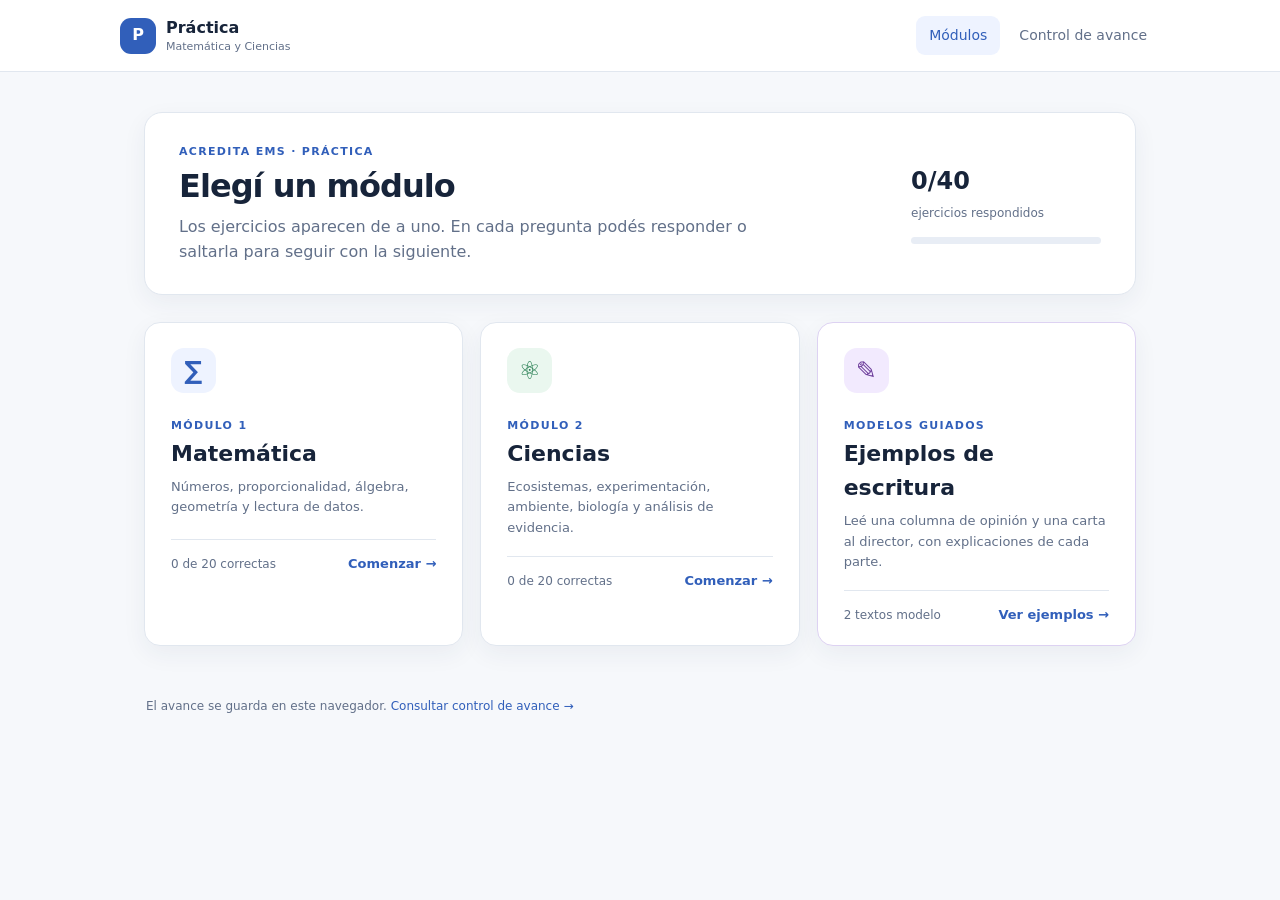
<file: index.html>
<!doctype html>
<html lang="es">
<head><meta charset="utf-8"><meta name="viewport" content="width=device-width, initial-scale=1"><meta name="description" content="Selecciona un módulo de práctica o consulta modelos de escritura."><title>Práctica | Selecciona un módulo</title><link rel="stylesheet" href="styles.css"></head>
<body>
  <header class="topbar"><a class="brand" href="index.html"><span class="brand-mark">P</span><span>Práctica<small>Matemática y Ciencias</small></span></a><nav><a class="nav-link active" href="index.html">Módulos</a><a class="nav-link" href="control.html">Control de avance</a></nav></header>
  <main class="container">
    <section class="hero"><div><p class="eyebrow">Acredita EMS · práctica</p><h1>Elegí un módulo</h1><p>Los ejercicios aparecen de a uno. En cada pregunta podés responder o saltarla para seguir con la siguiente.</p></div><div class="hero-stat"><strong id="progress-number">0/40</strong><span>ejercicios respondidos</span><div class="progress-track"><div id="progress-bar"></div></div></div></section>
    <section class="module-picker" aria-label="Módulos disponibles">
      <a class="module-card" href="matematica.html"><span class="module-icon math-icon">∑</span><span class="eyebrow">Módulo 1</span><h2>Matemática</h2><p>Números, proporcionalidad, álgebra, geometría y lectura de datos.</p><div class="module-card-bottom"><span id="math-progress">0 de 20 correctas</span><strong id="math-action">Comenzar →</strong></div></a>
      <a class="module-card" href="ciencias.html"><span class="module-icon science-icon">⚛</span><span class="eyebrow">Módulo 2</span><h2>Ciencias</h2><p>Ecosistemas, experimentación, ambiente, biología y análisis de evidencia.</p><div class="module-card-bottom"><span id="science-progress">0 de 20 correctas</span><strong id="science-action">Comenzar →</strong></div></a>
      <a class="module-card writing-card" href="escritura.html"><span class="module-icon writing-icon">✎</span><span class="eyebrow">Modelos guiados</span><h2>Ejemplos de escritura</h2><p>Leé una columna de opinión y una carta al director, con explicaciones de cada parte.</p><div class="module-card-bottom"><span>2 textos modelo</span><strong>Ver ejemplos →</strong></div></a>
    </section>
    <p class="page-footer">El avance se guarda en este navegador. <a href="control.html">Consultar control de avance →</a></p>
  </main><script src="questions.js"></script><script src="home.js"></script>
</body></html>
</file>
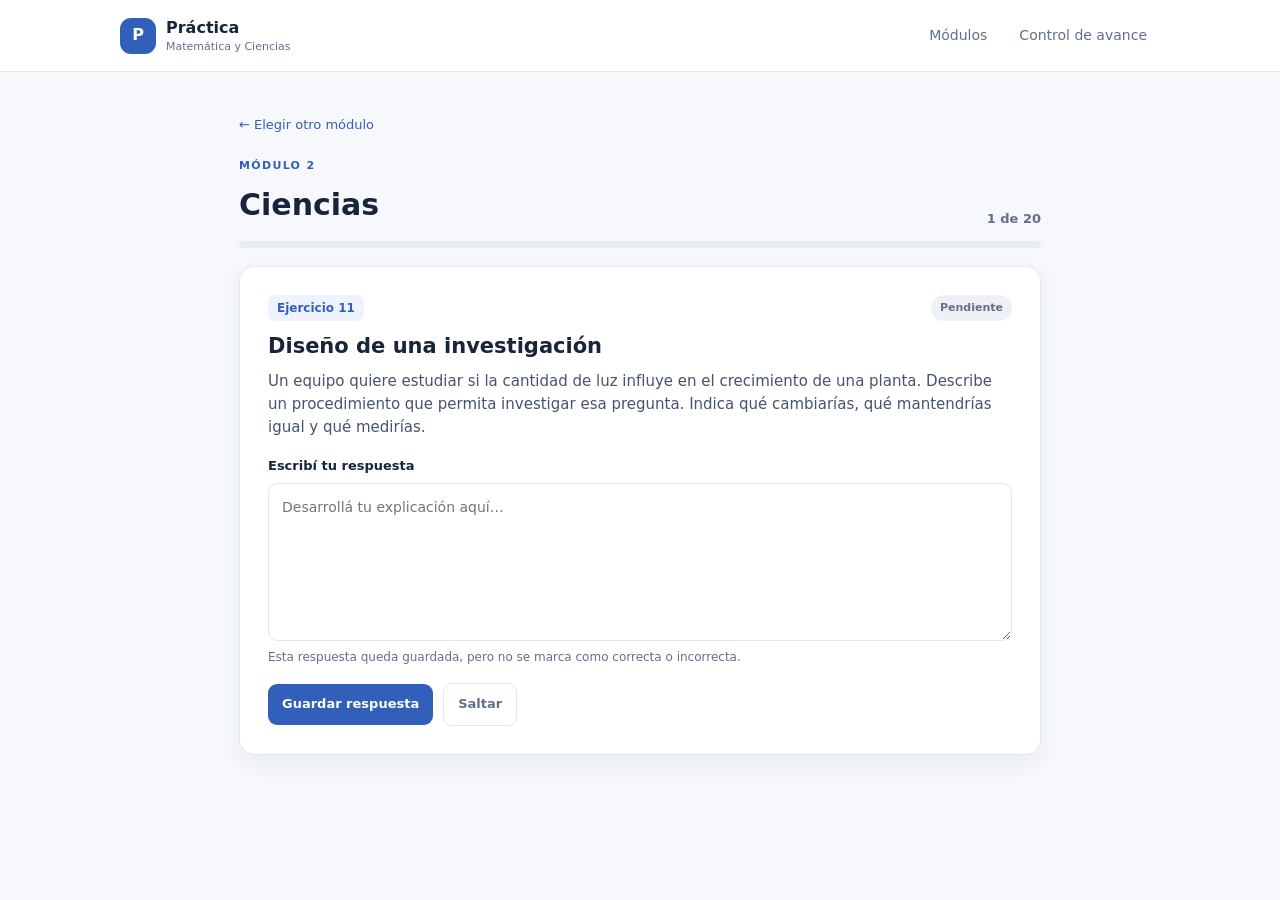
<file: ciencias.html>
<!doctype html><html lang="es"><head><meta charset="utf-8"><meta name="viewport" content="width=device-width, initial-scale=1"><title>Ciencias | Práctica</title><link rel="stylesheet" href="styles.css"></head><body>
<header class="topbar"><a class="brand" href="index.html"><span class="brand-mark">P</span><span>Práctica<small>Matemática y Ciencias</small></span></a><nav><a class="nav-link" href="index.html">Módulos</a><a class="nav-link" href="control.html">Control de avance</a></nav></header>
<main class="container module-container"><a class="back-link" href="index.html">← Elegir otro módulo</a><section class="module-heading"><div><p class="eyebrow">Módulo 2</p><h1>Ciencias</h1></div><span id="step-count" class="step-count"></span></section><div class="progress-track module-progress"><div id="module-progress-bar"></div></div><section id="exercise-area"></section></main>
<script src="questions.js"></script><script src="module.js"></script><script>startModule('ciencias');</script></body></html>
</file>
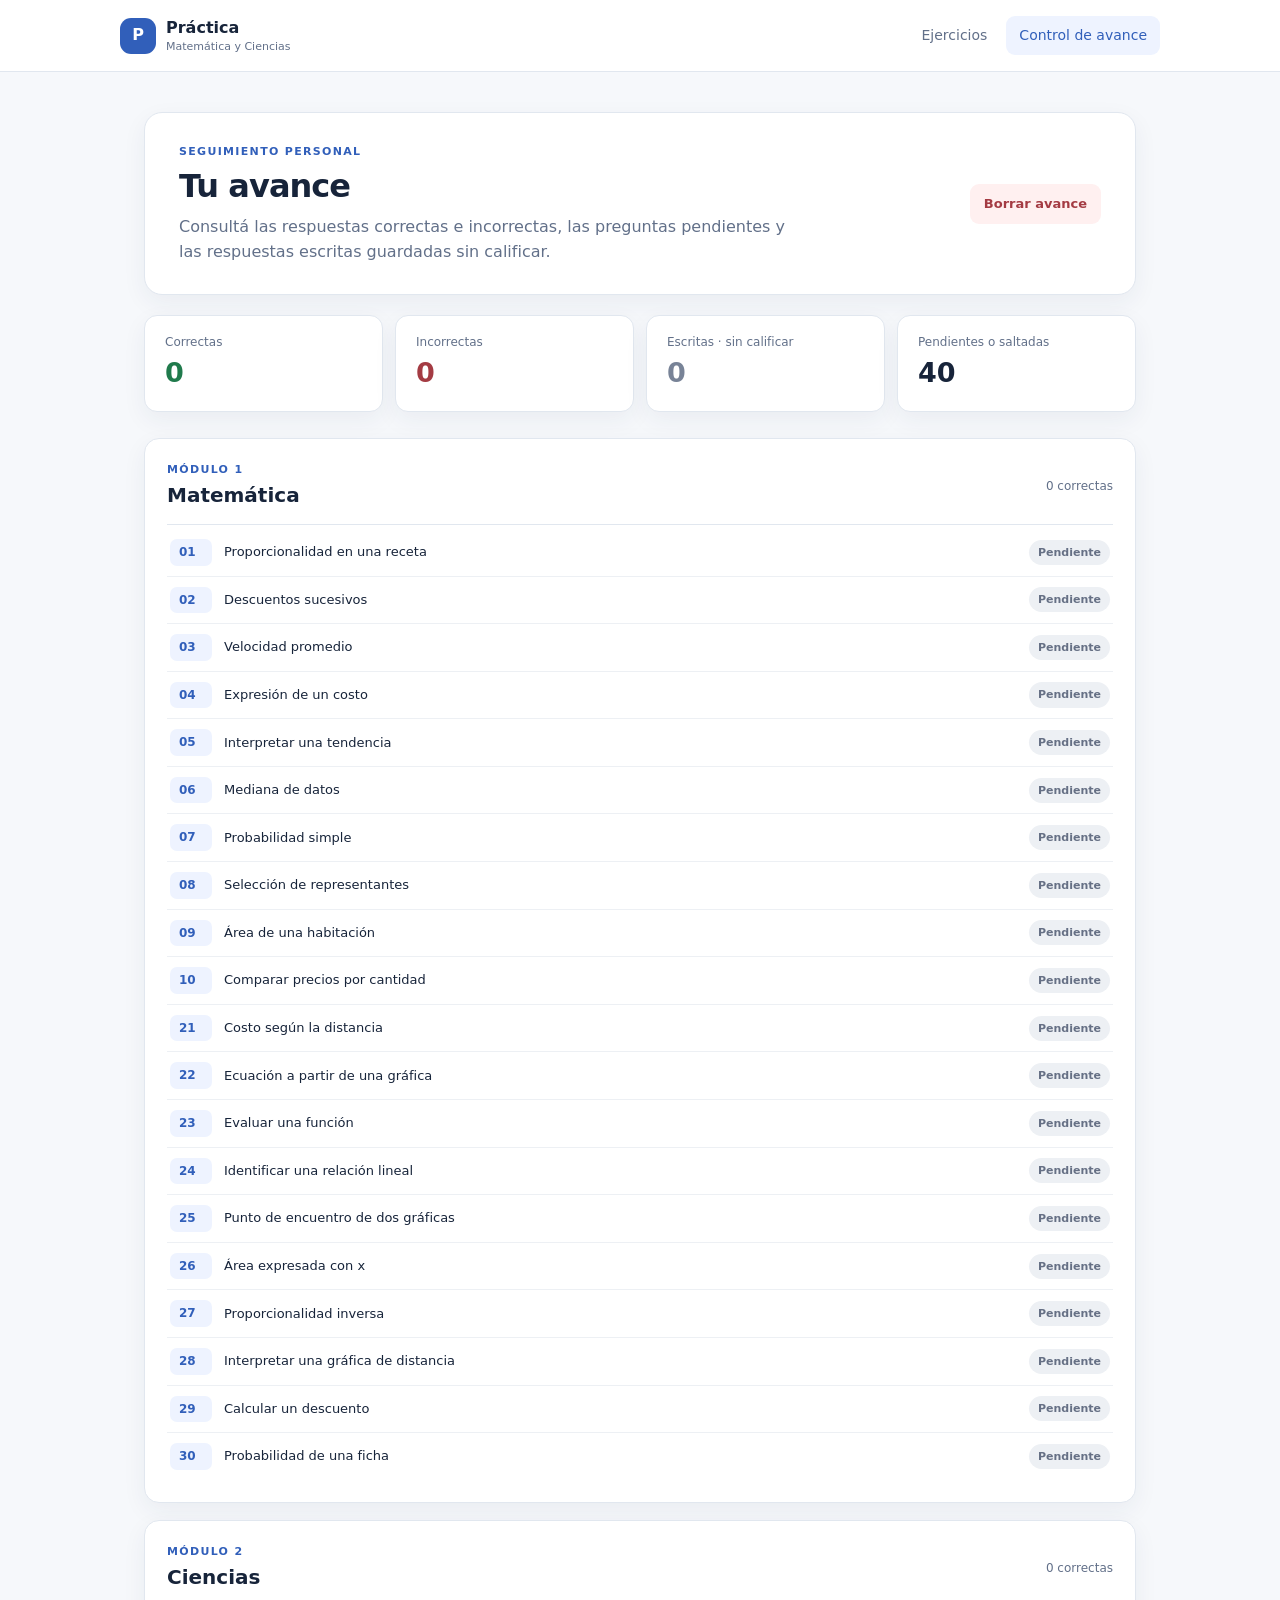
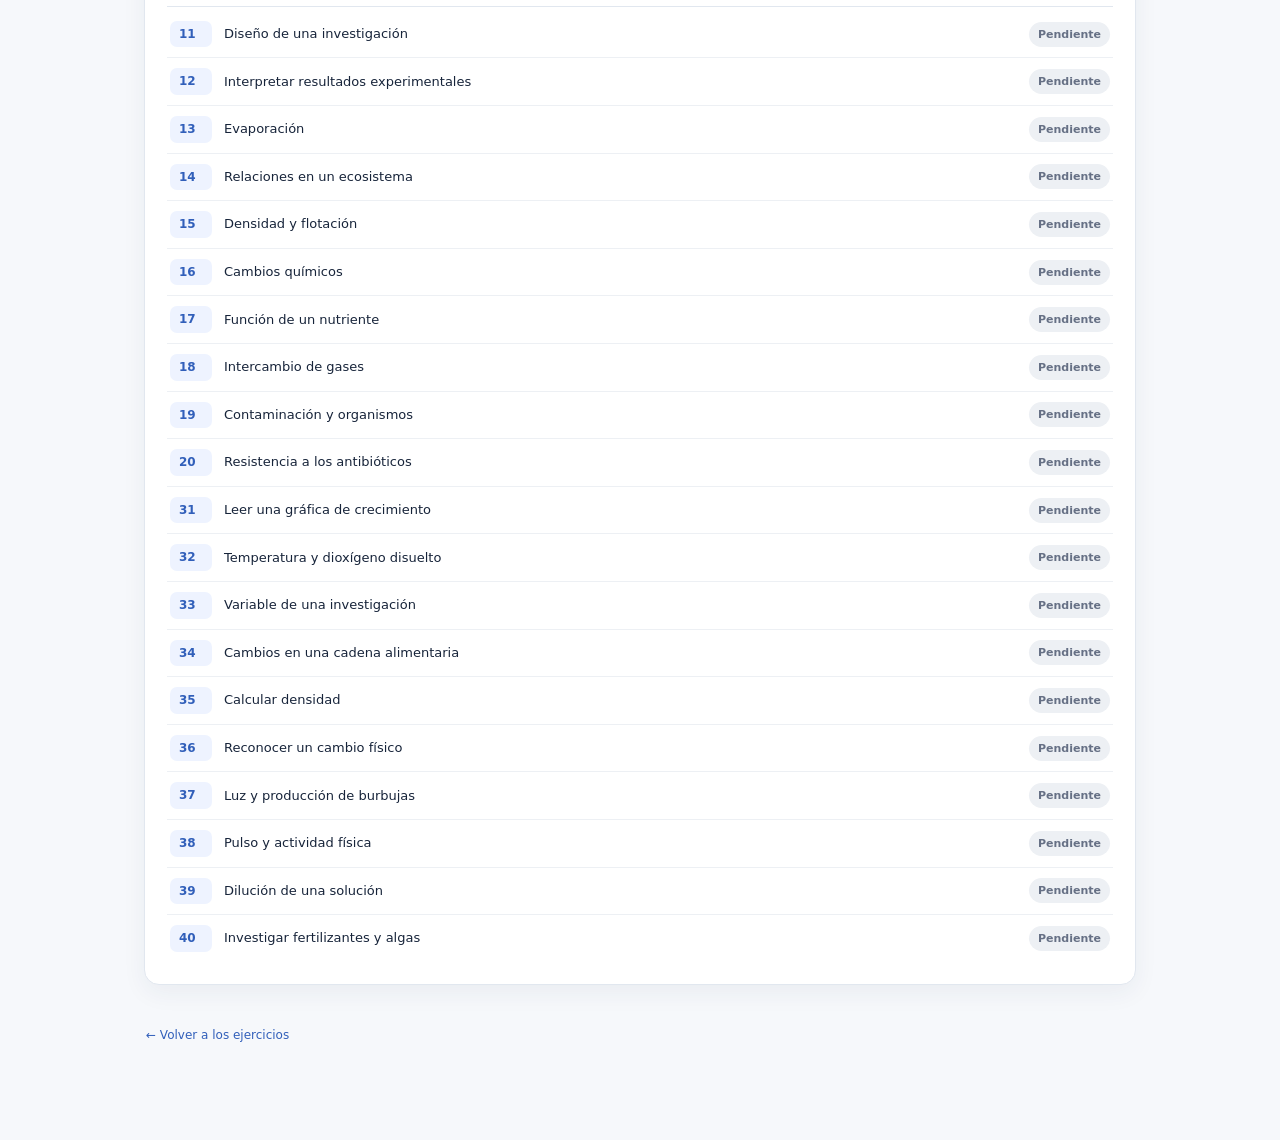
<file: control.html>
<!doctype html>
<html lang="es">
<head><meta charset="utf-8"><meta name="viewport" content="width=device-width, initial-scale=1"><meta name="description" content="Control de avance de los ejercicios de Matemática y Ciencias."><title>Control de avance | Práctica</title><link rel="stylesheet" href="styles.css"></head>
<body>
  <header class="topbar"><a class="brand" href="index.html"><span class="brand-mark">P</span><span>Práctica<small>Matemática y Ciencias</small></span></a><nav><a class="nav-link" href="index.html">Ejercicios</a><a class="nav-link active" href="control.html">Control de avance</a></nav></header>
  <main class="container">
    <section class="hero control-hero"><div><p class="eyebrow">Seguimiento personal</p><h1>Tu avance</h1><p>Consultá las respuestas correctas e incorrectas, las preguntas pendientes y las respuestas escritas guardadas sin calificar.</p></div><button class="button button-quiet" id="reset-progress">Borrar avance</button></section>
    <section class="summary-grid" id="summary"></section>
    <section class="control-module"><div class="section-heading"><div><p class="eyebrow">Módulo 1</p><h2>Matemática</h2></div><span id="math-count" class="muted"></span></div><div id="math-status" class="status-list"></div></section>
    <section class="control-module"><div class="section-heading"><div><p class="eyebrow">Módulo 2</p><h2>Ciencias</h2></div><span id="science-count" class="muted"></span></div><div id="science-status" class="status-list"></div></section>
    <p class="page-footer"><a href="index.html">← Volver a los ejercicios</a></p>
  </main><script src="questions.js"></script><script src="control.js"></script>
</body></html>
</file>
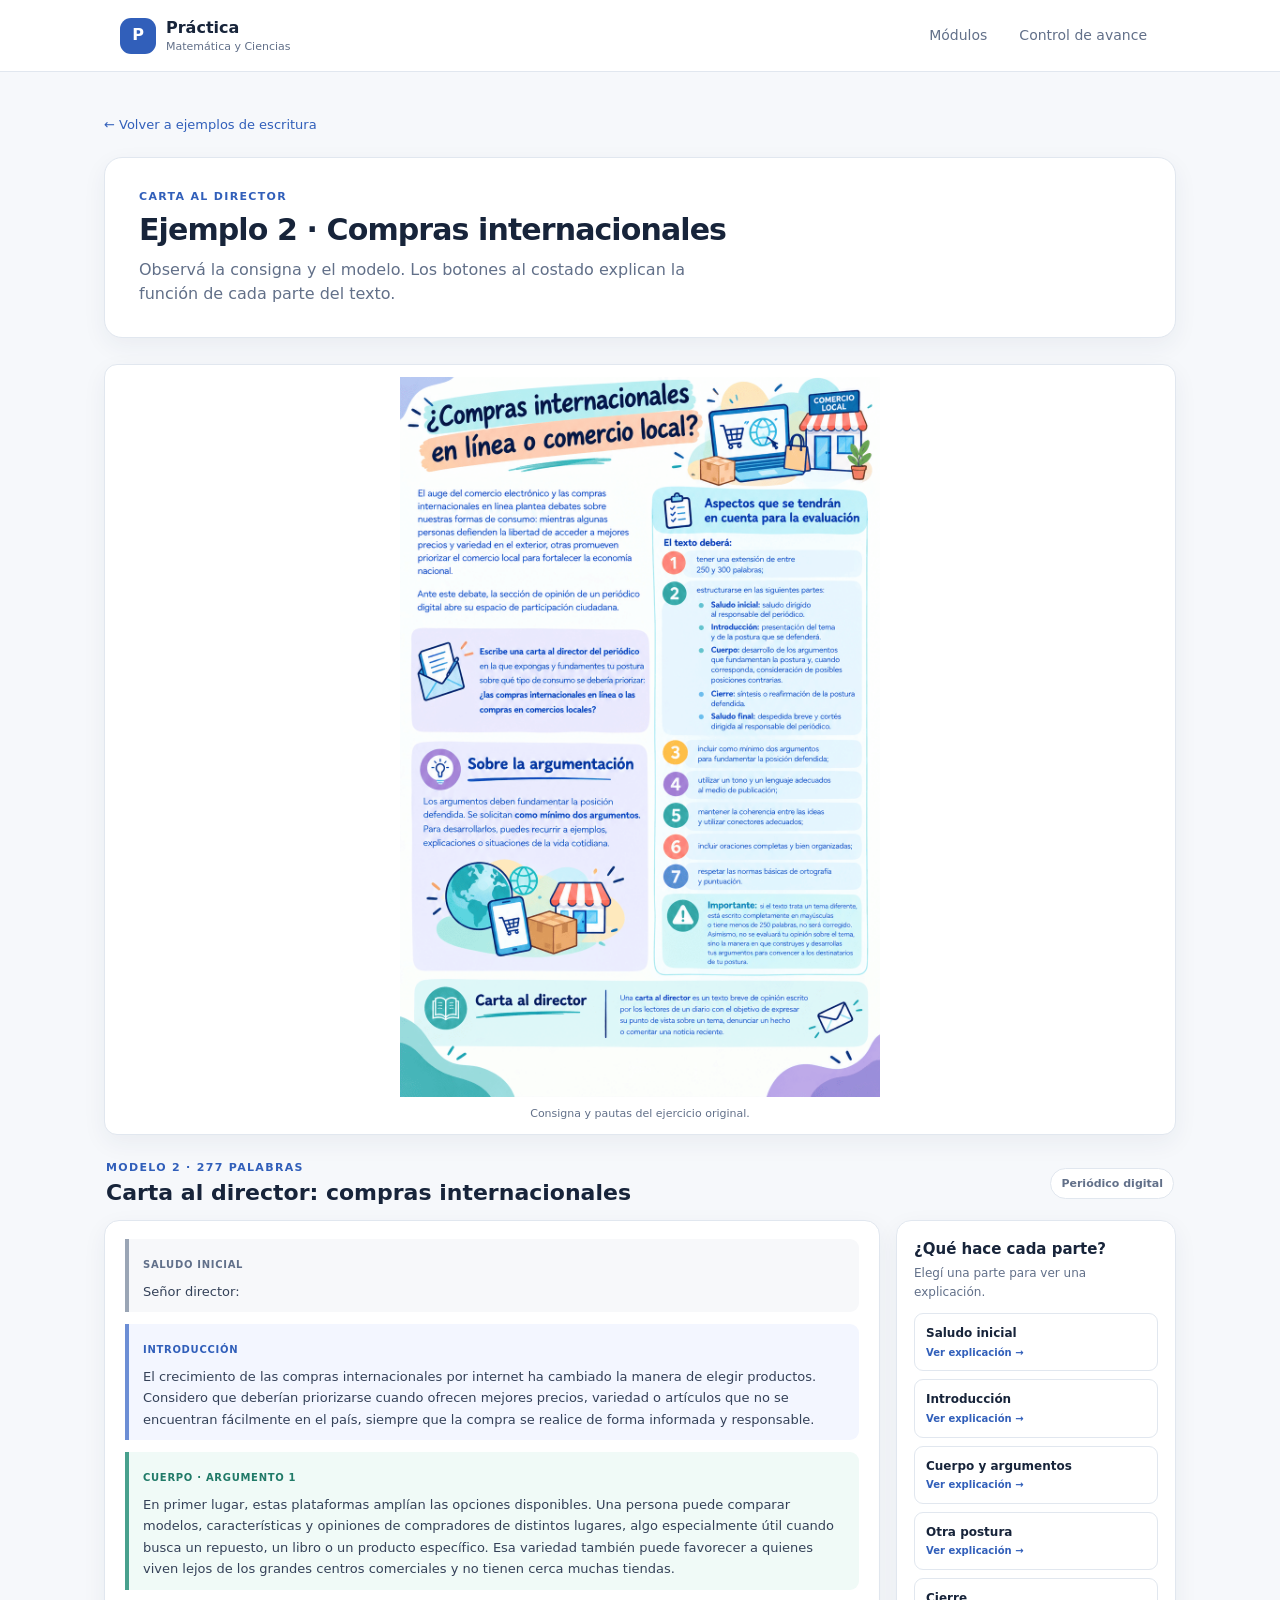
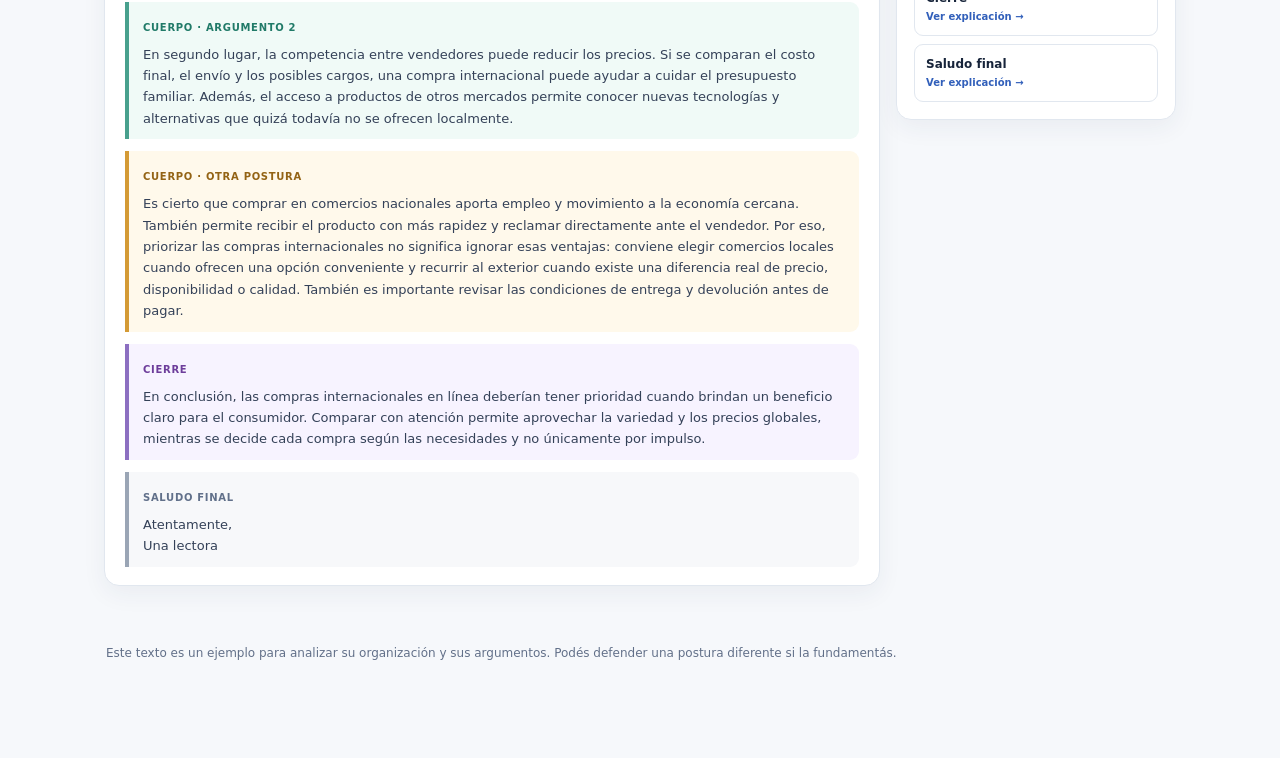
<file: escritura-compras.html>
<!doctype html>
<html lang="es">
<head><meta charset="utf-8"><meta name="viewport" content="width=device-width, initial-scale=1"><meta name="description" content="Modelo de carta al director sobre compras internacionales y comercio local."><title>Ejemplo 2 · Compras internacionales | Ejemplos de escritura</title><link rel="stylesheet" href="styles.css"></head>
<body>
<header class="topbar"><a class="brand" href="index.html"><span class="brand-mark">P</span><span>Práctica<small>Matemática y Ciencias</small></span></a><nav><a class="nav-link" href="index.html">Módulos</a><a class="nav-link" href="control.html">Control de avance</a></nav></header>
<main class="container writing-container">
<a class="back-link" href="escritura.html">← Volver a ejemplos de escritura</a>
<section class="hero writing-hero"><div><p class="eyebrow">Carta al director</p><h1>Ejemplo 2 · Compras internacionales</h1><p>Observá la consigna y el modelo. Los botones al costado explican la función de cada parte del texto.</p></div></section>
<figure class="writing-prompt-image"><img src="assets/exercises/consigna-escritura-compras.png" alt="Consigna de la carta al director sobre compras internacionales y sus pautas de evaluación."><figcaption>Consigna y pautas del ejercicio original.</figcaption></figure>
<section class="model-section" aria-labelledby="letter-title">
      <div class="model-heading"><div><p class="eyebrow">Modelo 2 · 277 palabras</p><h2 id="letter-title">Carta al director: compras internacionales</h2></div><span class="model-type">Periódico digital</span></div>
      <div class="model-layout">
        <article class="model-text">
          <section class="text-part greeting-part"><span class="part-label">Saludo inicial</span><p>Señor director:</p></section>
          <section class="text-part intro-part"><span class="part-label">Introducción</span><p>El crecimiento de las compras internacionales por internet ha cambiado la manera de elegir productos. Considero que deberían priorizarse cuando ofrecen mejores precios, variedad o artículos que no se encuentran fácilmente en el país, siempre que la compra se realice de forma informada y responsable.</p></section>
          <section class="text-part development-part"><span class="part-label">Cuerpo · argumento 1</span><p>En primer lugar, estas plataformas amplían las opciones disponibles. Una persona puede comparar modelos, características y opiniones de compradores de distintos lugares, algo especialmente útil cuando busca un repuesto, un libro o un producto específico. Esa variedad también puede favorecer a quienes viven lejos de los grandes centros comerciales y no tienen cerca muchas tiendas.</p></section>
          <section class="text-part development-part"><span class="part-label">Cuerpo · argumento 2</span><p>En segundo lugar, la competencia entre vendedores puede reducir los precios. Si se comparan el costo final, el envío y los posibles cargos, una compra internacional puede ayudar a cuidar el presupuesto familiar. Además, el acceso a productos de otros mercados permite conocer nuevas tecnologías y alternativas que quizá todavía no se ofrecen localmente.</p></section>
          <section class="text-part counter-part"><span class="part-label">Cuerpo · otra postura</span><p>Es cierto que comprar en comercios nacionales aporta empleo y movimiento a la economía cercana. También permite recibir el producto con más rapidez y reclamar directamente ante el vendedor. Por eso, priorizar las compras internacionales no significa ignorar esas ventajas: conviene elegir comercios locales cuando ofrecen una opción conveniente y recurrir al exterior cuando existe una diferencia real de precio, disponibilidad o calidad. También es importante revisar las condiciones de entrega y devolución antes de pagar.</p></section>
          <section class="text-part closing-part"><span class="part-label">Cierre</span><p>En conclusión, las compras internacionales en línea deberían tener prioridad cuando brindan un beneficio claro para el consumidor. Comparar con atención permite aprovechar la variedad y los precios globales, mientras se decide cada compra según las necesidades y no únicamente por impulso.</p></section>
          <section class="text-part farewell-part"><span class="part-label">Saludo final</span><p>Atentamente,<br>Una lectora</p></section>
        </article>
        <aside class="explain-panel" aria-label="Explicaciones del modelo de carta">
          <h3>¿Qué hace cada parte?</h3>
          <p>Elegí una parte para ver una explicación.</p>
          <button class="explain-button" data-dialog="letter-greeting">Saludo inicial <span>Ver explicación →</span></button>
          <button class="explain-button" data-dialog="letter-intro">Introducción <span>Ver explicación →</span></button>
          <button class="explain-button" data-dialog="letter-body">Cuerpo y argumentos <span>Ver explicación →</span></button>
          <button class="explain-button" data-dialog="letter-counter">Otra postura <span>Ver explicación →</span></button>
          <button class="explain-button" data-dialog="letter-close">Cierre <span>Ver explicación →</span></button>
          <button class="explain-button" data-dialog="letter-farewell">Saludo final <span>Ver explicación →</span></button>
        </aside>
      </div>
    </section>

<p class="page-footer">Este texto es un ejemplo para analizar su organización y sus argumentos. Podés defender una postura diferente si la fundamentás.</p>
</main>
<dialog class="explain-dialog" id="explain-dialog" aria-labelledby="dialog-title"><div class="dialog-top"><p class="eyebrow">Guía de escritura</p><button type="button" class="dialog-x" aria-label="Cerrar">×</button></div><h2 id="dialog-title"></h2><p id="dialog-content"></p><button type="button" class="button button-primary dialog-close">Entendido</button></dialog>
<script src="escritura.js"></script>
</body></html>
</file>
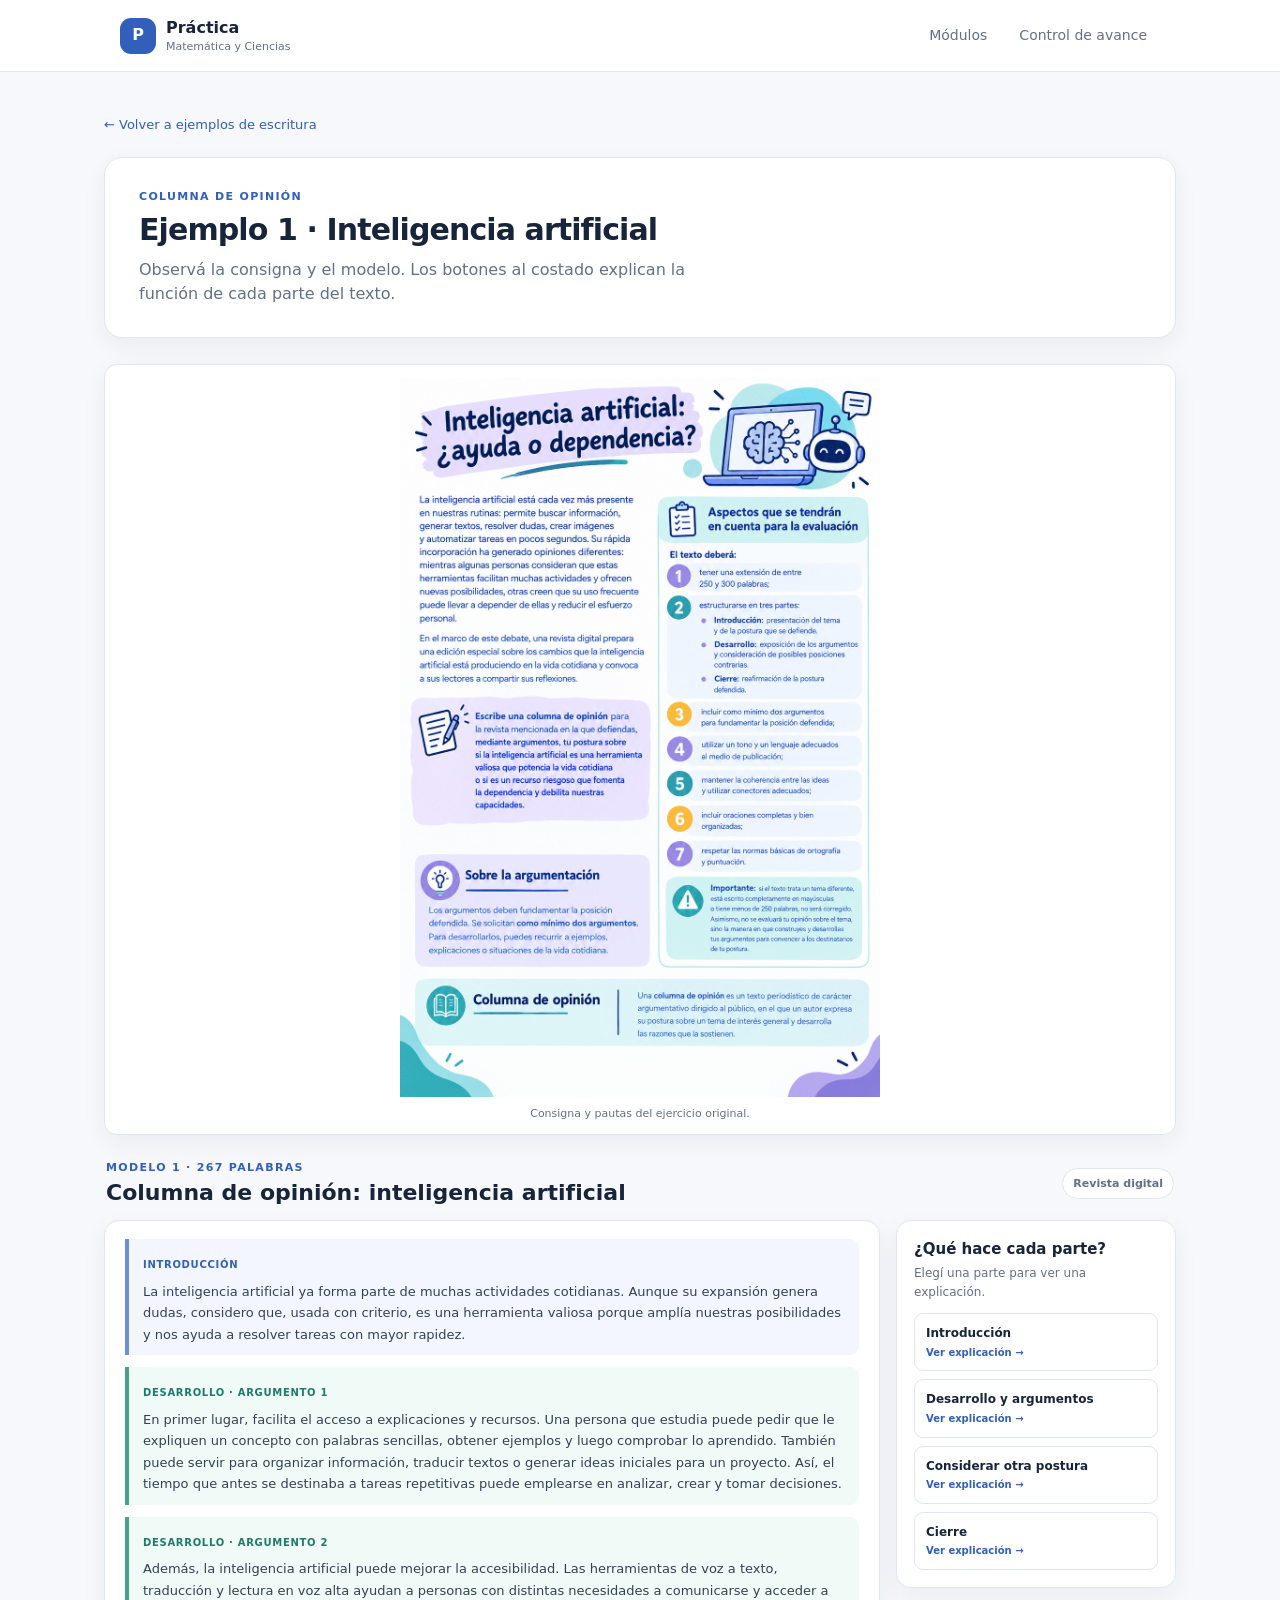
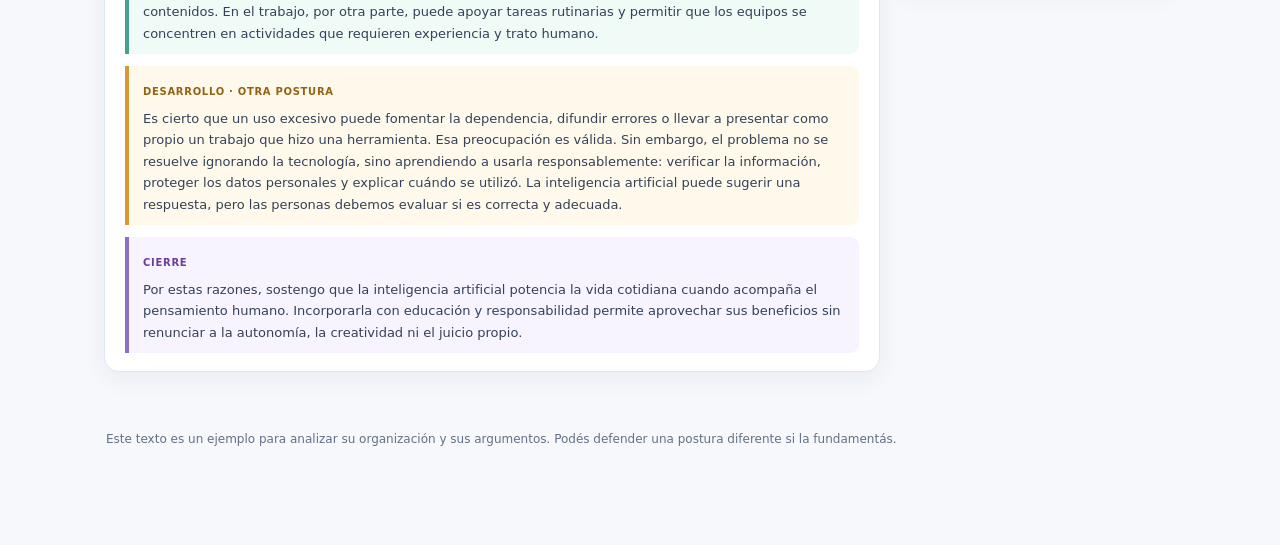
<file: escritura-ia.html>
<!doctype html>
<html lang="es">
<head><meta charset="utf-8"><meta name="viewport" content="width=device-width, initial-scale=1"><meta name="description" content="Modelo de columna de opinión sobre inteligencia artificial."><title>Ejemplo 1 · Inteligencia artificial | Ejemplos de escritura</title><link rel="stylesheet" href="styles.css"></head>
<body>
<header class="topbar"><a class="brand" href="index.html"><span class="brand-mark">P</span><span>Práctica<small>Matemática y Ciencias</small></span></a><nav><a class="nav-link" href="index.html">Módulos</a><a class="nav-link" href="control.html">Control de avance</a></nav></header>
<main class="container writing-container">
<a class="back-link" href="escritura.html">← Volver a ejemplos de escritura</a>
<section class="hero writing-hero"><div><p class="eyebrow">Columna de opinión</p><h1>Ejemplo 1 · Inteligencia artificial</h1><p>Observá la consigna y el modelo. Los botones al costado explican la función de cada parte del texto.</p></div></section>
<figure class="writing-prompt-image"><img src="assets/exercises/consigna-escritura-ia.png" alt="Consigna de la columna de opinión sobre inteligencia artificial y sus pautas de evaluación."><figcaption>Consigna y pautas del ejercicio original.</figcaption></figure>
<section class="model-section" aria-labelledby="ia-title">
      <div class="model-heading"><div><p class="eyebrow">Modelo 1 · 267 palabras</p><h2 id="ia-title">Columna de opinión: inteligencia artificial</h2></div><span class="model-type">Revista digital</span></div>
      <div class="model-layout">
        <article class="model-text">
          <section class="text-part intro-part"><span class="part-label">Introducción</span><p>La inteligencia artificial ya forma parte de muchas actividades cotidianas. Aunque su expansión genera dudas, considero que, usada con criterio, es una herramienta valiosa porque amplía nuestras posibilidades y nos ayuda a resolver tareas con mayor rapidez.</p></section>
          <section class="text-part development-part"><span class="part-label">Desarrollo · argumento 1</span><p>En primer lugar, facilita el acceso a explicaciones y recursos. Una persona que estudia puede pedir que le expliquen un concepto con palabras sencillas, obtener ejemplos y luego comprobar lo aprendido. También puede servir para organizar información, traducir textos o generar ideas iniciales para un proyecto. Así, el tiempo que antes se destinaba a tareas repetitivas puede emplearse en analizar, crear y tomar decisiones.</p></section>
          <section class="text-part development-part"><span class="part-label">Desarrollo · argumento 2</span><p>Además, la inteligencia artificial puede mejorar la accesibilidad. Las herramientas de voz a texto, traducción y lectura en voz alta ayudan a personas con distintas necesidades a comunicarse y acceder a contenidos. En el trabajo, por otra parte, puede apoyar tareas rutinarias y permitir que los equipos se concentren en actividades que requieren experiencia y trato humano.</p></section>
          <section class="text-part counter-part"><span class="part-label">Desarrollo · otra postura</span><p>Es cierto que un uso excesivo puede fomentar la dependencia, difundir errores o llevar a presentar como propio un trabajo que hizo una herramienta. Esa preocupación es válida. Sin embargo, el problema no se resuelve ignorando la tecnología, sino aprendiendo a usarla responsablemente: verificar la información, proteger los datos personales y explicar cuándo se utilizó. La inteligencia artificial puede sugerir una respuesta, pero las personas debemos evaluar si es correcta y adecuada.</p></section>
          <section class="text-part closing-part"><span class="part-label">Cierre</span><p>Por estas razones, sostengo que la inteligencia artificial potencia la vida cotidiana cuando acompaña el pensamiento humano. Incorporarla con educación y responsabilidad permite aprovechar sus beneficios sin renunciar a la autonomía, la creatividad ni el juicio propio.</p></section>
        </article>
        <aside class="explain-panel" aria-label="Explicaciones del modelo de columna">
          <h3>¿Qué hace cada parte?</h3>
          <p>Elegí una parte para ver una explicación.</p>
          <button class="explain-button" data-dialog="ia-intro">Introducción <span>Ver explicación →</span></button>
          <button class="explain-button" data-dialog="ia-development">Desarrollo y argumentos <span>Ver explicación →</span></button>
          <button class="explain-button" data-dialog="ia-counter">Considerar otra postura <span>Ver explicación →</span></button>
          <button class="explain-button" data-dialog="ia-close">Cierre <span>Ver explicación →</span></button>
        </aside>
      </div>
    </section>


<p class="page-footer">Este texto es un ejemplo para analizar su organización y sus argumentos. Podés defender una postura diferente si la fundamentás.</p>
</main>
<dialog class="explain-dialog" id="explain-dialog" aria-labelledby="dialog-title"><div class="dialog-top"><p class="eyebrow">Guía de escritura</p><button type="button" class="dialog-x" aria-label="Cerrar">×</button></div><h2 id="dialog-title"></h2><p id="dialog-content"></p><button type="button" class="button button-primary dialog-close">Entendido</button></dialog>
<script src="escritura.js"></script>
</body></html>
</file>
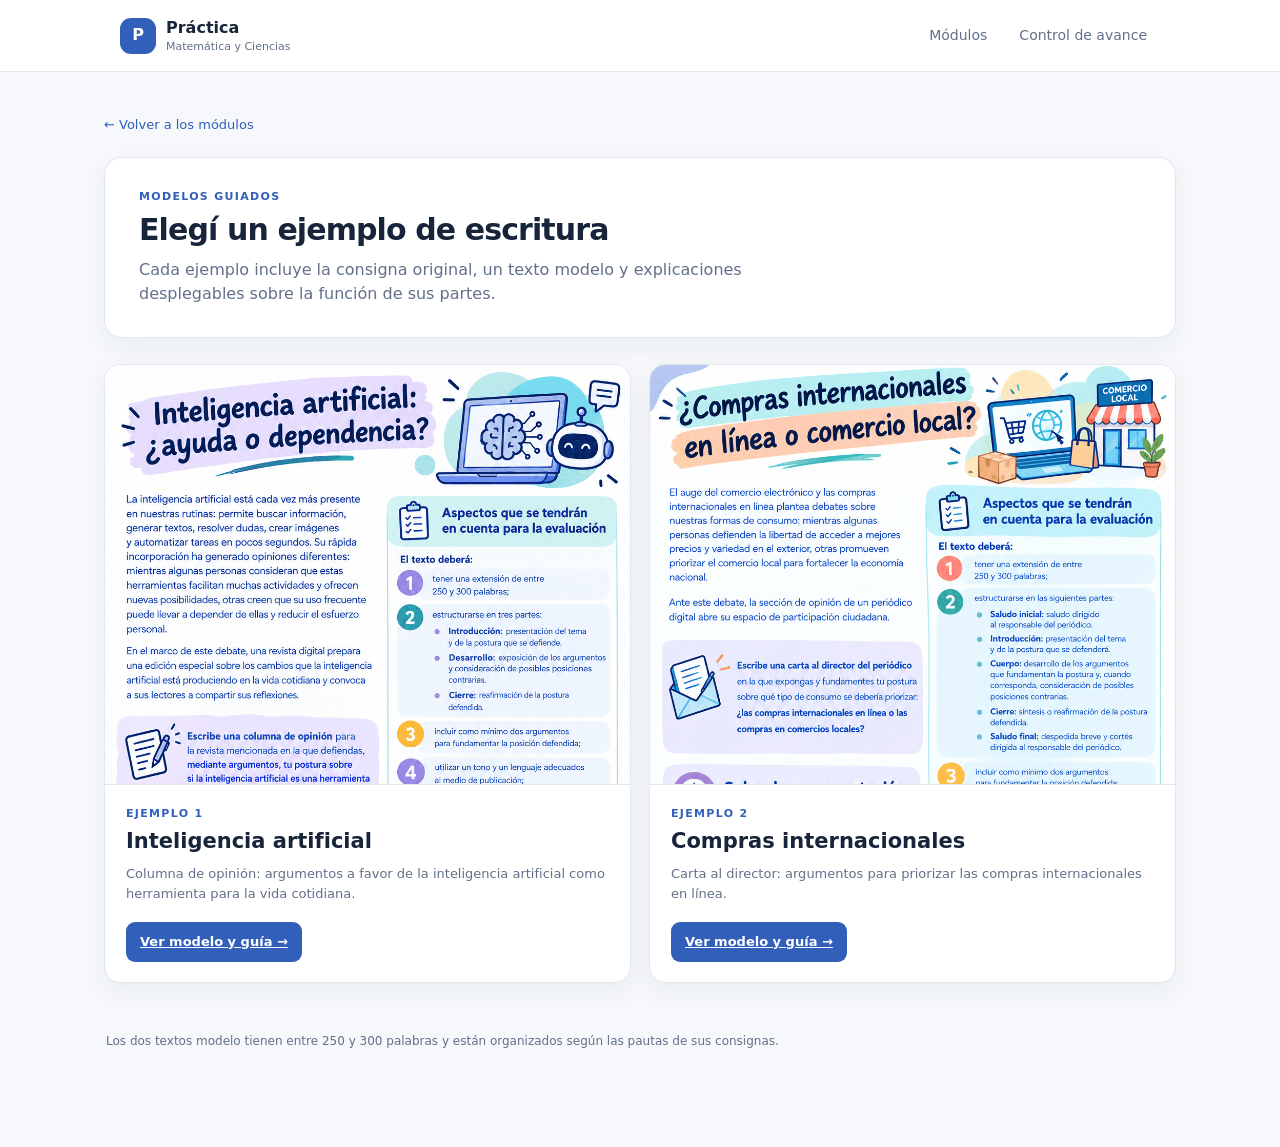
<file: escritura.html>
<!doctype html>
<html lang="es">
<head><meta charset="utf-8"><meta name="viewport" content="width=device-width, initial-scale=1"><meta name="description" content="Elige un ejemplo guiado de escritura: una columna de opinión o una carta al director."><title>Ejemplos de escritura | Práctica</title><link rel="stylesheet" href="styles.css"></head>
<body>
  <header class="topbar"><a class="brand" href="index.html"><span class="brand-mark">P</span><span>Práctica<small>Matemática y Ciencias</small></span></a><nav><a class="nav-link" href="index.html">Módulos</a><a class="nav-link" href="control.html">Control de avance</a></nav></header>
  <main class="container writing-container">
    <a class="back-link" href="index.html">← Volver a los módulos</a>
    <section class="hero writing-hero"><div><p class="eyebrow">Modelos guiados</p><h1>Elegí un ejemplo de escritura</h1><p>Cada ejemplo incluye la consigna original, un texto modelo y explicaciones desplegables sobre la función de sus partes.</p></div></section>
    <section class="writing-picker" aria-label="Ejemplos disponibles">
      <article class="writing-choice">
        <img src="assets/exercises/consigna-escritura-ia.png" alt="Vista previa de la consigna sobre inteligencia artificial">
        <div class="writing-choice-body"><p class="eyebrow">Ejemplo 1</p><h2>Inteligencia artificial</h2><p>Columna de opinión: argumentos a favor de la inteligencia artificial como herramienta para la vida cotidiana.</p><div class="writing-choice-actions"><a class="button button-primary" href="escritura-ia.html">Ver modelo y guía →</a></div></div>
      </article>
      <article class="writing-choice">
        <img src="assets/exercises/consigna-escritura-compras.png" alt="Vista previa de la consigna sobre compras internacionales y comercio local">
        <div class="writing-choice-body"><p class="eyebrow">Ejemplo 2</p><h2>Compras internacionales</h2><p>Carta al director: argumentos para priorizar las compras internacionales en línea.</p><div class="writing-choice-actions"><a class="button button-primary" href="escritura-compras.html">Ver modelo y guía →</a></div></div>
      </article>
    </section>
    <p class="page-footer">Los dos textos modelo tienen entre 250 y 300 palabras y están organizados según las pautas de sus consignas.</p>
  </main>
</body></html>
</file>
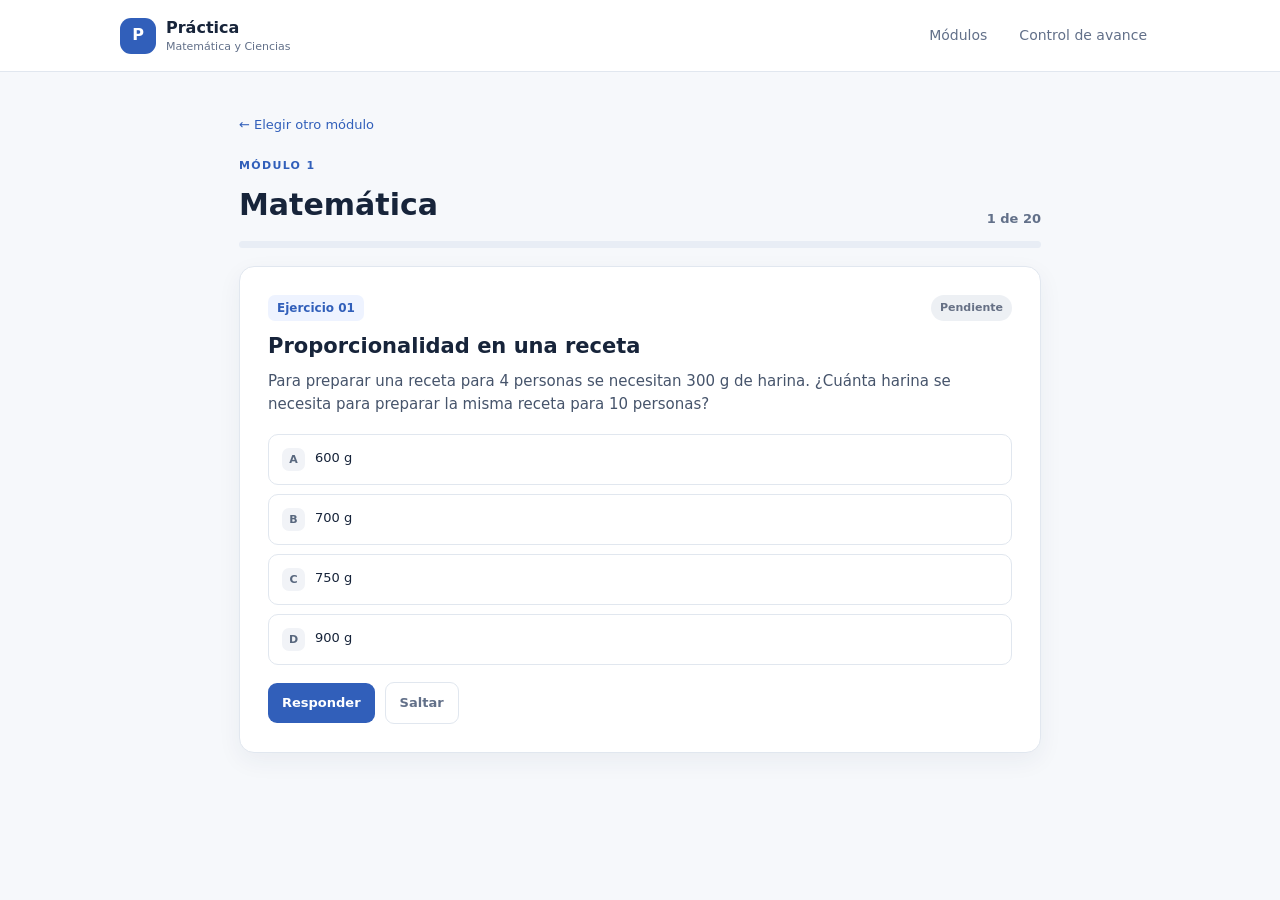
<file: matematica.html>
<!doctype html><html lang="es"><head><meta charset="utf-8"><meta name="viewport" content="width=device-width, initial-scale=1"><title>Matemática | Práctica</title><link rel="stylesheet" href="styles.css"></head><body>
<header class="topbar"><a class="brand" href="index.html"><span class="brand-mark">P</span><span>Práctica<small>Matemática y Ciencias</small></span></a><nav><a class="nav-link" href="index.html">Módulos</a><a class="nav-link" href="control.html">Control de avance</a></nav></header>
<main class="container module-container"><a class="back-link" href="index.html">← Elegir otro módulo</a><section class="module-heading"><div><p class="eyebrow">Módulo 1</p><h1>Matemática</h1></div><span id="step-count" class="step-count"></span></section><div class="progress-track module-progress"><div id="module-progress-bar"></div></div><section id="exercise-area"></section></main>
<script src="questions.js"></script><script src="module.js"></script><script>startModule('matematica');</script></body></html>
</file>
<file: styles.css>
:root{--ink:#17243a;--muted:#627089;--line:#e1e7ef;--blue:#315fba;--blue-soft:#eef3ff;--green:#207a4c;--green-bg:#eaf7ef;--red:#a43b43;--red-bg:#fff0f0;--amber:#8a6417;--amber-bg:#fff6df;--bg:#f6f8fb;--white:#fff;--shadow:0 8px 24px rgba(32,51,84,.06)}*{box-sizing:border-box}body{margin:0;background:var(--bg);color:var(--ink);font-family:Inter,ui-sans-serif,system-ui,-apple-system,"Segoe UI",sans-serif;line-height:1.55}.topbar{height:72px;background:#fff;border-bottom:1px solid var(--line);display:flex;align-items:center;justify-content:space-between;padding:0 max(calc((100vw - 1040px)/2),24px);gap:24px}.brand{display:flex;align-items:center;gap:10px;text-decoration:none;color:var(--ink);font-weight:750}.brand small{display:block;color:var(--muted);font-size:11px;font-weight:500;margin-top:-3px}.brand-mark{width:36px;height:36px;border-radius:11px;background:var(--blue);color:white;display:grid;place-items:center;font-weight:800}.topbar nav{display:flex;gap:6px}.nav-link{padding:9px 13px;border-radius:9px;text-decoration:none;color:var(--muted);font-size:14px}.nav-link.active,.nav-link:hover{color:var(--blue);background:var(--blue-soft)}.container{max-width:1040px;margin:0 auto;padding:40px 24px 60px}.hero{background:#fff;border:1px solid var(--line);border-radius:18px;padding:30px 34px;display:flex;align-items:center;justify-content:space-between;gap:32px;box-shadow:var(--shadow)}.eyebrow{font-size:11px;text-transform:uppercase;letter-spacing:.12em;font-weight:750;color:var(--blue);margin:0 0 8px}.hero h1{font-size:32px;line-height:1.15;margin:0 0 10px;letter-spacing:-.03em}.hero p:not(.eyebrow){color:var(--muted);max-width:610px;margin:0}.hero-stat{width:190px;flex:none}.hero-stat strong{display:block;font-size:24px}.hero-stat span{font-size:12px;color:var(--muted)}.progress-track{height:7px;background:#e8edf5;border-radius:99px;margin-top:12px;overflow:hidden}.progress-track div{height:100%;background:var(--blue);width:0;transition:width .3s}.module-tabs{display:flex;gap:10px;margin:26px 0 15px}.module-tab{border:1px solid var(--line);background:#fff;color:var(--ink);border-radius:12px;padding:12px 17px;font:inherit;font-size:14px;font-weight:700;cursor:pointer}.module-tab span{margin-left:8px;color:var(--muted);font-weight:500;font-size:12px}.module-tab.selected{border-color:#9cb4e8;background:var(--blue-soft);color:var(--blue)}.toolbar{display:flex;justify-content:space-between;align-items:center;margin:12px 2px 17px;color:var(--muted);font-size:13px;gap:16px}.toolbar p{margin:0}.toolbar label{white-space:nowrap}.toolbar select{border:1px solid var(--line);background:white;border-radius:8px;padding:7px 9px;color:var(--ink);font:inherit}.question-list{display:grid;gap:15px}.question-card,.control-module{background:#fff;border:1px solid var(--line);border-radius:15px;padding:22px 24px;box-shadow:var(--shadow)}.question-top{display:flex;align-items:center;justify-content:space-between;margin-bottom:9px}.question-number,.status-row-number{font-size:12px;font-weight:800;color:var(--blue);background:var(--blue-soft);padding:4px 9px;border-radius:7px}.status-pill{font-size:11px;font-weight:700;padding:4px 9px;border-radius:999px;white-space:nowrap}.status-pill.pending{background:#edf0f4;color:#667085}.status-pill.incorrect{background:var(--red-bg);color:var(--red)}.status-pill.correct{background:var(--green-bg);color:var(--green)}.question-card h2{font-size:18px;margin:0 0 5px}.question-prompt{color:#46546b;margin:0 0 16px;font-size:14px}.options{display:grid;grid-template-columns:1fr 1fr;gap:9px}.option{border:1px solid var(--line);background:#fff;border-radius:10px;padding:11px 12px;display:flex;align-items:flex-start;gap:10px;text-align:left;font:inherit;font-size:13px;color:var(--ink);cursor:pointer;transition:.15s}.option:hover:not(:disabled){border-color:#9cb4e8;background:#f8faff}.option:disabled{cursor:default}.option-letter{width:23px;height:23px;flex:none;border-radius:7px;background:#f1f3f7;color:#58677e;font-weight:800;font-size:11px;display:grid;place-items:center}.option.right{border-color:#79bd91;background:var(--green-bg);color:#145d38}.option.right .option-letter{background:#ccebd5;color:#145d38}.feedback{display:none;margin-top:13px;padding:11px 13px;border-radius:9px;font-size:13px}.feedback.show{display:block}.feedback.success{background:var(--green-bg);color:#145d38}.feedback.error{background:var(--amber-bg);color:#70500f}.attempt-line{font-size:11px;color:#8490a3;margin-top:10px}.optional-image{margin:10px 0 16px;padding:12px;border:1px dashed #cbd5e1;border-radius:10px;background:#fafbfd}.optional-image img{display:block;max-width:100%;max-height:330px;margin:auto}.optional-image figcaption{text-align:center;font-size:11px;color:var(--muted);margin-top:6px}.page-footer{font-size:12px;color:var(--muted);padding:24px 2px}.page-footer a{color:var(--blue);text-decoration:none}.control-hero{margin-bottom:20px}.button{border:0;border-radius:9px;padding:10px 14px;font:inherit;font-size:13px;font-weight:700;cursor:pointer}.button-quiet{color:var(--red);background:var(--red-bg);white-space:nowrap}.summary-grid{display:grid;grid-template-columns:repeat(3,1fr);gap:12px;margin:18px 0 26px}.summary-card{border:1px solid var(--line);border-radius:13px;background:#fff;padding:17px 20px;box-shadow:var(--shadow)}.summary-card span{display:block;color:var(--muted);font-size:12px}.summary-card strong{font-size:27px}.summary-card:nth-child(1) strong{color:var(--green)}.summary-card:nth-child(2) strong{color:var(--red)}.summary-card:nth-child(3) strong{color:#788397}.control-module{margin-bottom:17px;padding:22px}.section-heading{display:flex;align-items:center;justify-content:space-between;border-bottom:1px solid var(--line);padding-bottom:13px;margin-bottom:4px}.section-heading .eyebrow{margin:0 0 2px}.section-heading h2{font-size:20px;margin:0}.muted{font-size:12px;color:var(--muted)}.status-row{display:grid;grid-template-columns:42px 1fr auto;align-items:center;gap:12px;padding:10px 3px;border-bottom:1px solid #edf0f4;text-decoration:none;color:var(--ink);font-size:13px}.status-row:last-child{border-bottom:0}.status-row:hover{background:#fafbfe}.empty{background:white;padding:25px;border:1px solid var(--line);border-radius:12px;color:var(--muted);text-align:center}@media(max-width:700px){.topbar{height:auto;min-height:65px;padding:12px 16px;align-items:flex-start}.topbar nav{gap:0}.nav-link{font-size:12px;padding:8px}.container{padding:24px 15px 40px}.hero{padding:23px;align-items:flex-start;flex-direction:column}.hero h1{font-size:27px}.hero-stat{width:100%}.module-tabs{gap:7px}.module-tab{flex:1;padding:10px 8px;font-size:12px}.module-tab span{display:block;margin:2px 0 0}.toolbar{align-items:flex-start;flex-direction:column}.options{grid-template-columns:1fr}.question-card{padding:18px}.summary-grid{gap:7px}.summary-card{padding:12px}.summary-card strong{font-size:22px}.control-hero{gap:18px}.status-row{grid-template-columns:36px 1fr auto;font-size:12px;gap:7px}}
/* Selector de módulos y vista de una pregunta por pantalla */
.module-picker{display:grid;grid-template-columns:1fr 1fr;gap:17px;margin:27px 0}.module-card{position:relative;display:block;padding:25px 26px 20px;background:#fff;border:1px solid var(--line);border-radius:16px;box-shadow:var(--shadow);color:var(--ink);text-decoration:none;transition:transform .15s,border-color .15s}.module-card:hover{transform:translateY(-2px);border-color:#a6bce9}.module-icon{display:grid;place-items:center;width:45px;height:45px;border-radius:13px;margin-bottom:19px;font-size:25px;font-weight:700}.math-icon{background:#eef3ff;color:#315fba}.science-icon{background:#eaf7ef;color:#207a4c}.module-card .eyebrow{margin:0 0 4px}.module-card h2{font-size:22px;margin:0 0 6px}.module-card p{min-height:44px;margin:0 0 18px;color:var(--muted);font-size:13px}.module-card-bottom{display:flex;align-items:center;justify-content:space-between;gap:12px;border-top:1px solid var(--line);padding-top:14px;font-size:12px;color:var(--muted)}.module-card-bottom strong{color:var(--blue);font-size:13px}.module-container{max-width:850px}.back-link{display:inline-block;text-decoration:none;color:var(--blue);font-size:13px;margin-bottom:22px}.module-heading{display:flex;justify-content:space-between;align-items:end;margin-bottom:12px}.module-heading h1{font-size:30px;margin:0}.step-count{font-size:13px;color:var(--muted);font-weight:650}.module-progress{margin-bottom:18px}.module-progress #module-progress-bar{height:100%;width:0;background:var(--blue);transition:width .2s}.single-question{padding:28px}.single-question h2{font-size:21px;margin:4px 0 7px}.single-question .question-prompt{font-size:15px}.single-question .options{grid-template-columns:1fr;margin-top:18px}.single-question .option{padding:13px}.option.selected{border-color:#7294db;background:var(--blue-soft)}.option.selected .option-letter{background:#dce7ff;color:var(--blue)}.option.wrong{border-color:#e4a0a3;background:var(--red-bg);color:#922b34}.exercise-actions{display:flex;gap:10px;align-items:center;margin-top:17px}.button-primary{background:var(--blue);color:white}.button-primary:hover{background:#264f9f}.button-outline{border:1px solid var(--line);background:#fff;color:var(--muted)}.button-outline:hover{border-color:#9caac0;color:var(--ink)}.finish-card{background:white;border:1px solid var(--line);border-radius:16px;padding:34px;box-shadow:var(--shadow);text-align:center}.finish-mark{width:52px;height:52px;display:grid;place-items:center;border-radius:50%;margin:0 auto 17px;background:var(--green-bg);color:var(--green);font-size:24px;font-weight:800}.finish-card h2{font-size:24px;margin:0 0 9px}.finish-card p:not(.eyebrow){color:var(--muted);max-width:540px;margin:0 auto 20px;font-size:14px}.finish-actions{display:flex;justify-content:center;gap:9px;flex-wrap:wrap}.finish-actions .button{text-decoration:none;display:inline-flex;align-items:center}@media(max-width:700px){.module-picker{grid-template-columns:1fr}.module-card p{min-height:auto}.single-question{padding:19px}.exercise-actions{flex-wrap:wrap}.exercise-actions .button{flex:1}.module-heading h1{font-size:26px}}
.summary-grid{grid-template-columns:repeat(4,1fr)}.status-pill.written{background:#f2eafe;color:#6d3d9b}.written-label{display:block;font-weight:700;font-size:13px;margin:15px 0 7px}.written-response{display:block;width:100%;resize:vertical;min-height:145px;border:1px solid var(--line);border-radius:10px;padding:13px;font:inherit;font-size:14px;color:var(--ink);background:#fff}.written-response:focus{outline:2px solid #9cb4e8;border-color:#7294db}.written-note{font-size:12px;color:var(--muted);margin:7px 0}.written-feedback{background:#f2eafe;color:#59357c}@media(max-width:700px){.summary-grid{grid-template-columns:repeat(2,1fr)}}
.module-picker{grid-template-columns:repeat(3,minmax(0,1fr))}.writing-icon{background:#f2eafe;color:#6d3d9b}.writing-card{border-color:#ddd2f2}.writing-card:hover{border-color:#b8a2df}
.writing-picker{display:grid;grid-template-columns:1fr 1fr;gap:18px;margin:25px 0}.writing-choice{overflow:hidden;background:#fff;border:1px solid var(--line);border-radius:16px;box-shadow:var(--shadow)}.writing-choice>img{display:block;width:100%;height:auto;max-height:420px;object-fit:cover;object-position:top;border-bottom:1px solid var(--line)}.writing-choice-body{padding:20px 21px}.writing-choice-body .eyebrow{margin-bottom:3px}.writing-choice-body h2{font-size:21px;margin:0 0 6px}.writing-choice-body>p:not(.eyebrow){font-size:13px;color:var(--muted);margin:0 0 16px;min-height:42px}.writing-choice-actions{display:flex;flex-direction:column;align-items:flex-start;gap:10px}.source-link{display:inline-block;margin-top:12px;color:var(--blue);font-size:13px;font-weight:700;text-decoration:none}.source-link:hover{text-decoration:underline}.writing-choice-actions .source-link{margin:0;font-size:12px}.writing-prompt-image{margin:0 0 22px;padding:12px;background:#fff;border:1px solid var(--line);border-radius:13px;box-shadow:var(--shadow)}.writing-prompt-image img{display:block;max-width:100%;max-height:720px;width:auto;height:auto;margin:0 auto;object-fit:contain}.writing-prompt-image figcaption{text-align:center;color:var(--muted);font-size:11px;margin-top:8px}
@media(max-width:800px){.writing-picker{grid-template-columns:1fr}.writing-choice>img{max-height:520px;object-fit:contain;background:#f6f8fb}}
.writing-container{max-width:1120px}.writing-hero{margin-bottom:26px}.writing-hero h1{font-size:30px}.model-section{margin:24px 0 34px}.model-heading{display:flex;align-items:center;justify-content:space-between;gap:16px;margin:0 2px 13px}.model-heading .eyebrow{margin-bottom:3px}.model-heading h2{font-size:22px;line-height:1.25;margin:0}.model-type{flex:none;padding:6px 10px;border-radius:99px;background:#fff;border:1px solid var(--line);color:var(--muted);font-size:11px;font-weight:700}.model-layout{display:grid;grid-template-columns:minmax(0,1fr) 280px;gap:16px;align-items:start}.model-text,.explain-panel{background:#fff;border:1px solid var(--line);border-radius:15px;box-shadow:var(--shadow)}.model-text{padding:18px 20px}.text-part{position:relative;margin:0 0 12px;padding:12px 14px 10px;border-left:4px solid #cbd5e1;border-radius:0 9px 9px 0;background:#fafbfd}.text-part:last-child{margin-bottom:0}.text-part p{margin:5px 0 0;font-size:13px;line-height:1.65;color:#344158}.part-label{font-size:10px;text-transform:uppercase;letter-spacing:.07em;font-weight:800;color:#61708a}.intro-part{border-color:#6c8ed5;background:#f3f6ff}.intro-part .part-label{color:#315fba}.development-part{border-color:#48a08d;background:#f0faf7}.development-part .part-label{color:#207a68}.counter-part{border-color:#d49a35;background:#fff9eb}.counter-part .part-label{color:#936314}.closing-part{border-color:#8c6fc1;background:#f7f3ff}.closing-part .part-label{color:#6d3d9b}.greeting-part,.farewell-part{border-color:#9aa5b5;background:#f7f8fa}.explain-panel{position:sticky;top:16px;padding:17px}.explain-panel h3{font-size:15px;margin:0 0 3px}.explain-panel>p{font-size:12px;color:var(--muted);margin:0 0 12px}.explain-button{display:block;width:100%;margin-top:8px;padding:10px 11px;border:1px solid var(--line);border-radius:9px;background:#fff;text-align:left;color:var(--ink);font:inherit;font-size:12px;font-weight:750;cursor:pointer}.explain-button:hover{background:var(--blue-soft);border-color:#b6c7eb}.explain-button span{display:block;margin-top:2px;color:var(--blue);font-size:10px;font-weight:650}.explain-dialog{width:min(460px,calc(100vw - 30px));border:1px solid var(--line);border-radius:16px;padding:22px 24px;box-shadow:0 20px 60px rgba(20,34,60,.25);color:var(--ink)}.explain-dialog::backdrop{background:rgba(18,29,48,.48)}.dialog-top{display:flex;justify-content:space-between;align-items:center}.dialog-top .eyebrow{margin:0}.explain-dialog h2{font-size:21px;margin:12px 0 8px}.explain-dialog #dialog-content{color:#4b5870;font-size:14px;line-height:1.65;margin:0 0 19px}.dialog-x{border:0;border-radius:50%;width:30px;height:30px;background:#f0f2f6;color:#57647a;font-size:20px;line-height:1;cursor:pointer}.dialog-close{float:right}@media(max-width:900px){.module-picker{grid-template-columns:repeat(2,minmax(0,1fr))}.model-layout{grid-template-columns:minmax(0,1fr) 240px}}@media(max-width:700px){.module-picker{grid-template-columns:1fr}.model-heading{align-items:flex-start;flex-direction:column}.model-heading h2{font-size:19px}.model-layout{grid-template-columns:1fr}.explain-panel{position:static;grid-row:1}.model-text{padding:14px}.text-part{padding:11px}.text-part p{font-size:13px}}
</file>
